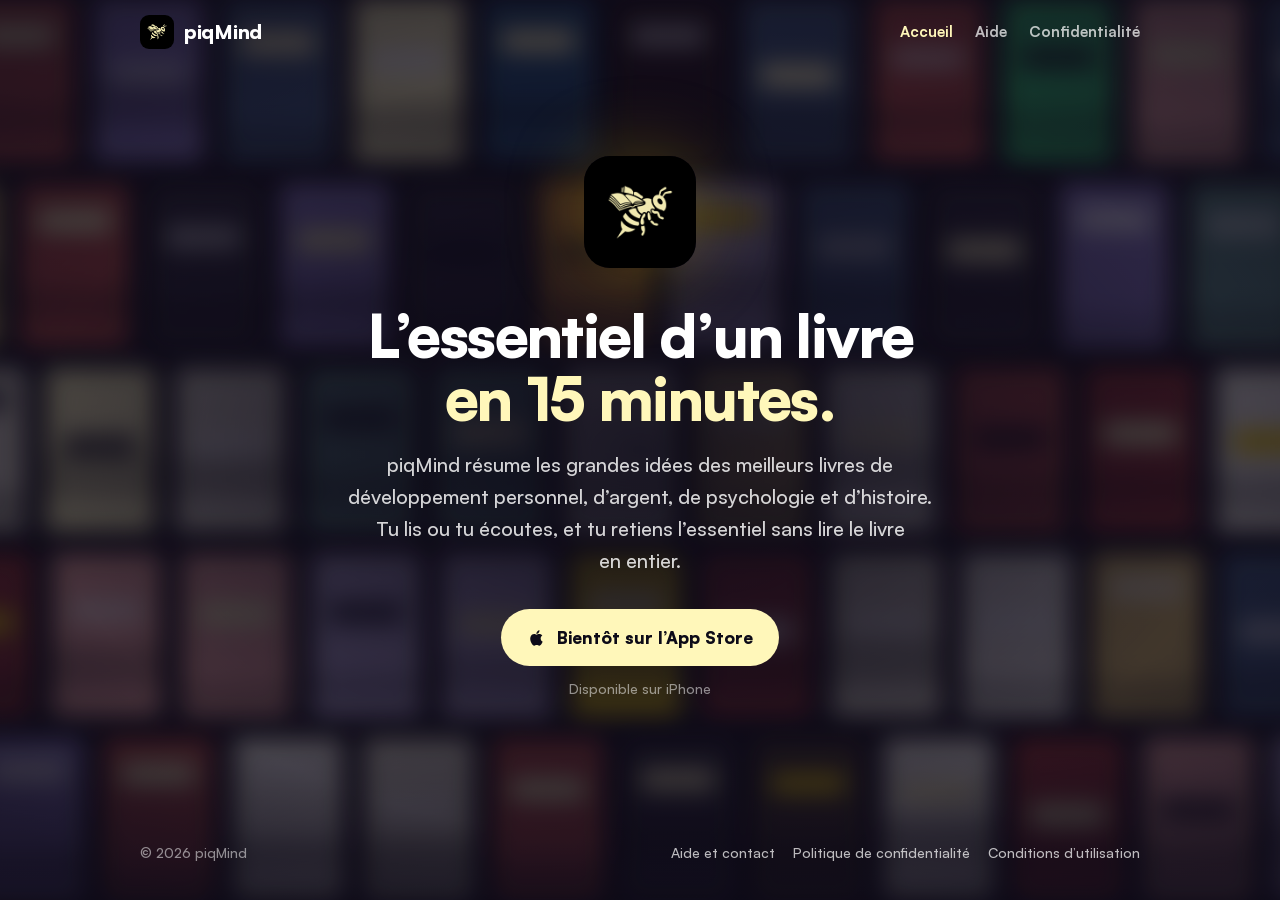
<file: index.html>
<!doctype html>
<html lang="fr">
<head>
<meta charset="utf-8">
<meta name="viewport" content="width=device-width, initial-scale=1">
<title>piqMind — L’essentiel d’un livre en 15 minutes</title>
<meta name="description" content="piqMind, l’app iPhone pour lire et écouter les idées clés des meilleurs livres en 15 minutes.">
<meta name="theme-color" content="#0E0B18">
<link rel="icon" type="image/png" href="assets/favicon.png">
<link rel="apple-touch-icon" href="assets/apple-touch-icon.png">
<link rel="stylesheet" href="assets/style.css">
<link rel="stylesheet" href="assets/books.css">
</head>
<body class="landing">
<div class="books" aria-hidden="true"></div>
<header class="site-header">
  <div class="wrap">
    <a class="brand" href="index.html"><img src="assets/logo.png" alt="" width="34" height="34">piqMind</a>
    <nav class="nav" aria-label="Menu">
      <a href="index.html" aria-current="page">Accueil</a>
      <a href="support.html">Aide</a>
      <a class="hide-sm" href="confidentialite.html">Confidentialité</a>
    </nav>
  </div>
</header>
<main class="wrap">
  <section class="hero">
    <img class="logo" src="assets/logo.png" alt="Logo piqMind" width="112" height="112">
    <h1>L’essentiel d’un livre<br><em>en 15 minutes.</em></h1>
    <p class="lead">piqMind résume les grandes idées des meilleurs livres de développement personnel, d’argent, de psychologie et d’histoire. Tu lis ou tu écoutes, et tu retiens l’essentiel sans lire le livre en entier.</p>
    <a class="btn" href="#" aria-disabled="true">
      <svg viewBox="0 0 24 24" fill="currentColor" aria-hidden="true"><path d="M16.37 12.6c-.02-2.33 1.9-3.45 1.99-3.5-1.08-1.59-2.77-1.8-3.37-1.83-1.43-.15-2.8.84-3.53.84-.73 0-1.85-.82-3.04-.8-1.56.02-3 .91-3.81 2.31-1.62 2.82-.41 7 1.17 9.29.77 1.12 1.69 2.38 2.9 2.33 1.16-.05 1.6-.75 3.01-.75 1.4 0 1.8.75 3.03.73 1.25-.02 2.04-1.14 2.81-2.27.88-1.3 1.25-2.56 1.27-2.62-.03-.01-2.43-.93-2.43-3.73zM14.06 5.75c.64-.78 1.07-1.85.95-2.93-.92.04-2.04.61-2.7 1.39-.59.69-1.11 1.79-.97 2.85 1.03.08 2.07-.52 2.72-1.31z"/></svg>
      Bientôt sur l’App Store
    </a>
    <span class="soon">Disponible sur iPhone</span>
  </section>
</main>
<footer class="site-footer">
  <div class="wrap">
    <span>© 2026 piqMind</span>
    <nav aria-label="Liens légaux">
      <a href="support.html">Aide et contact</a>
      <a href="confidentialite.html">Politique de confidentialité</a>
      <a href="conditions.html">Conditions d’utilisation</a>
    </nav>
  </div>
</footer>
<script src="assets/books.js" defer></script>
</body>
</html>
</file>
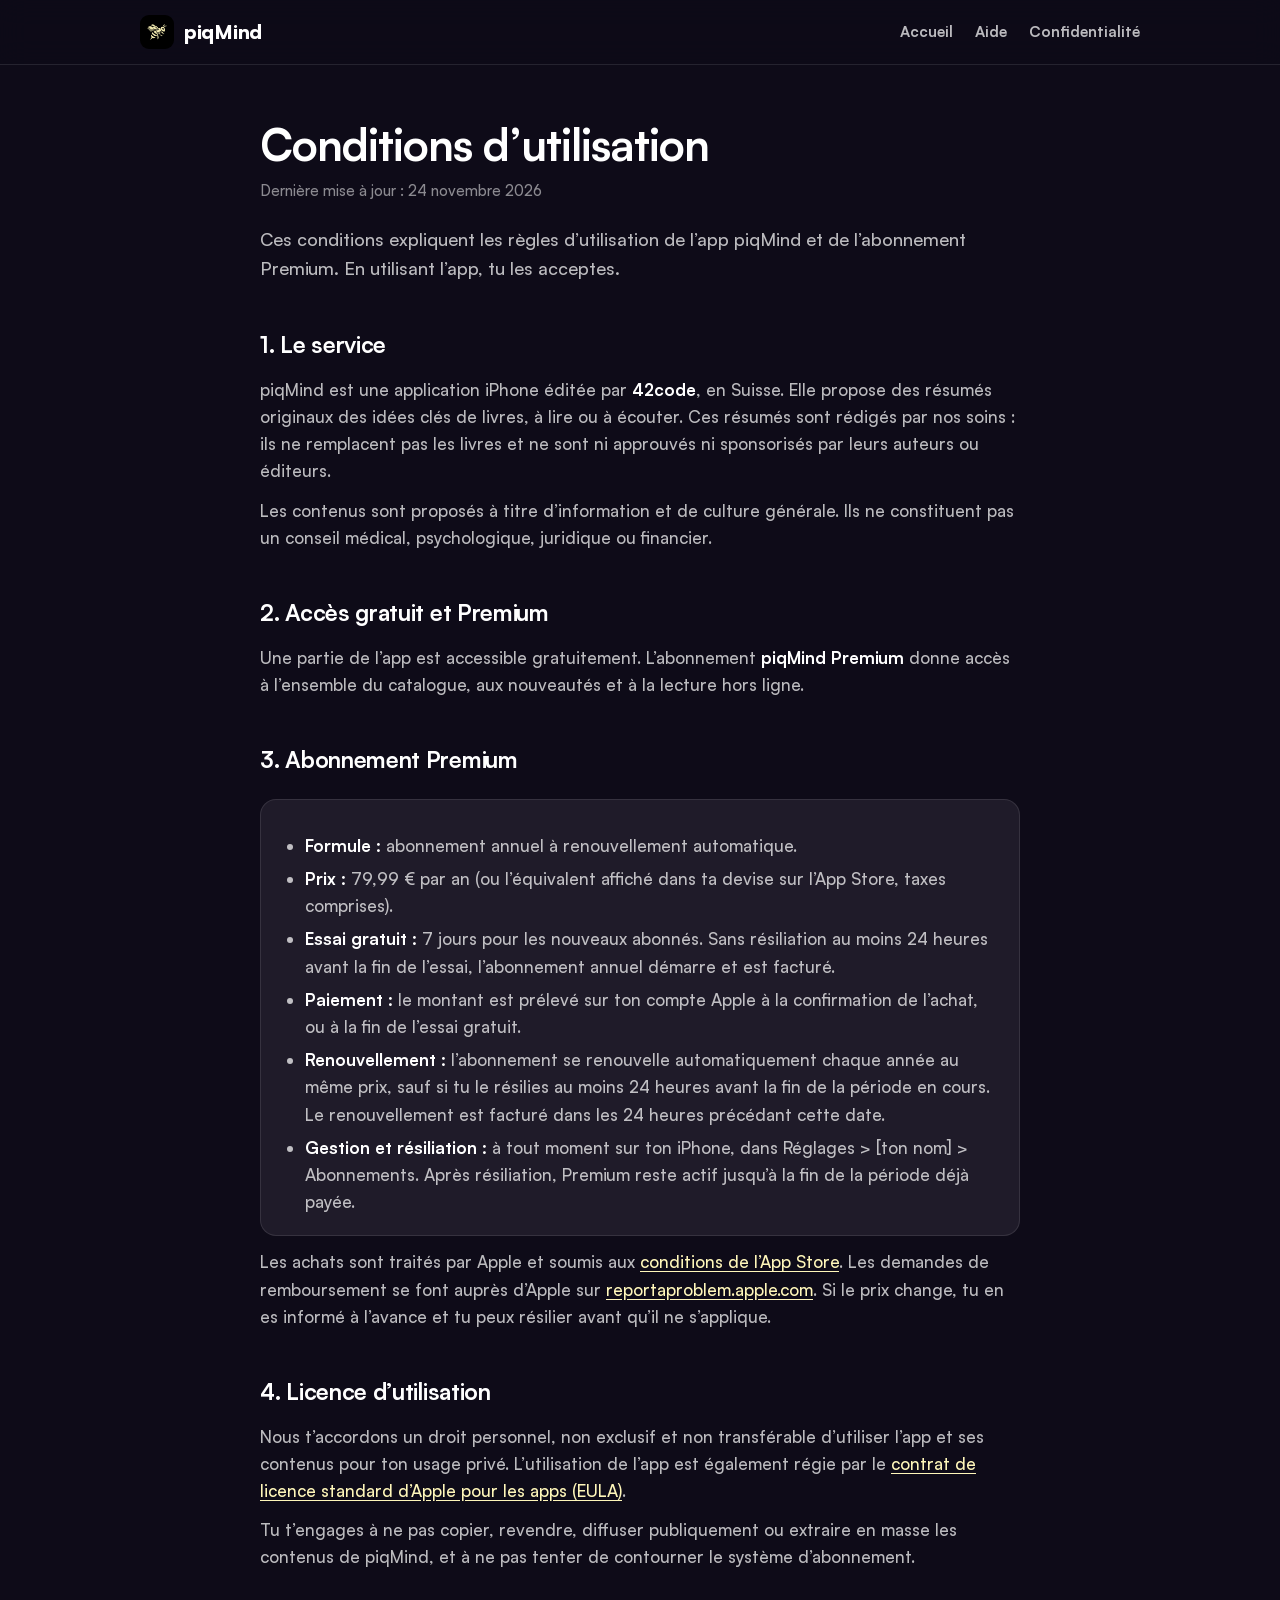
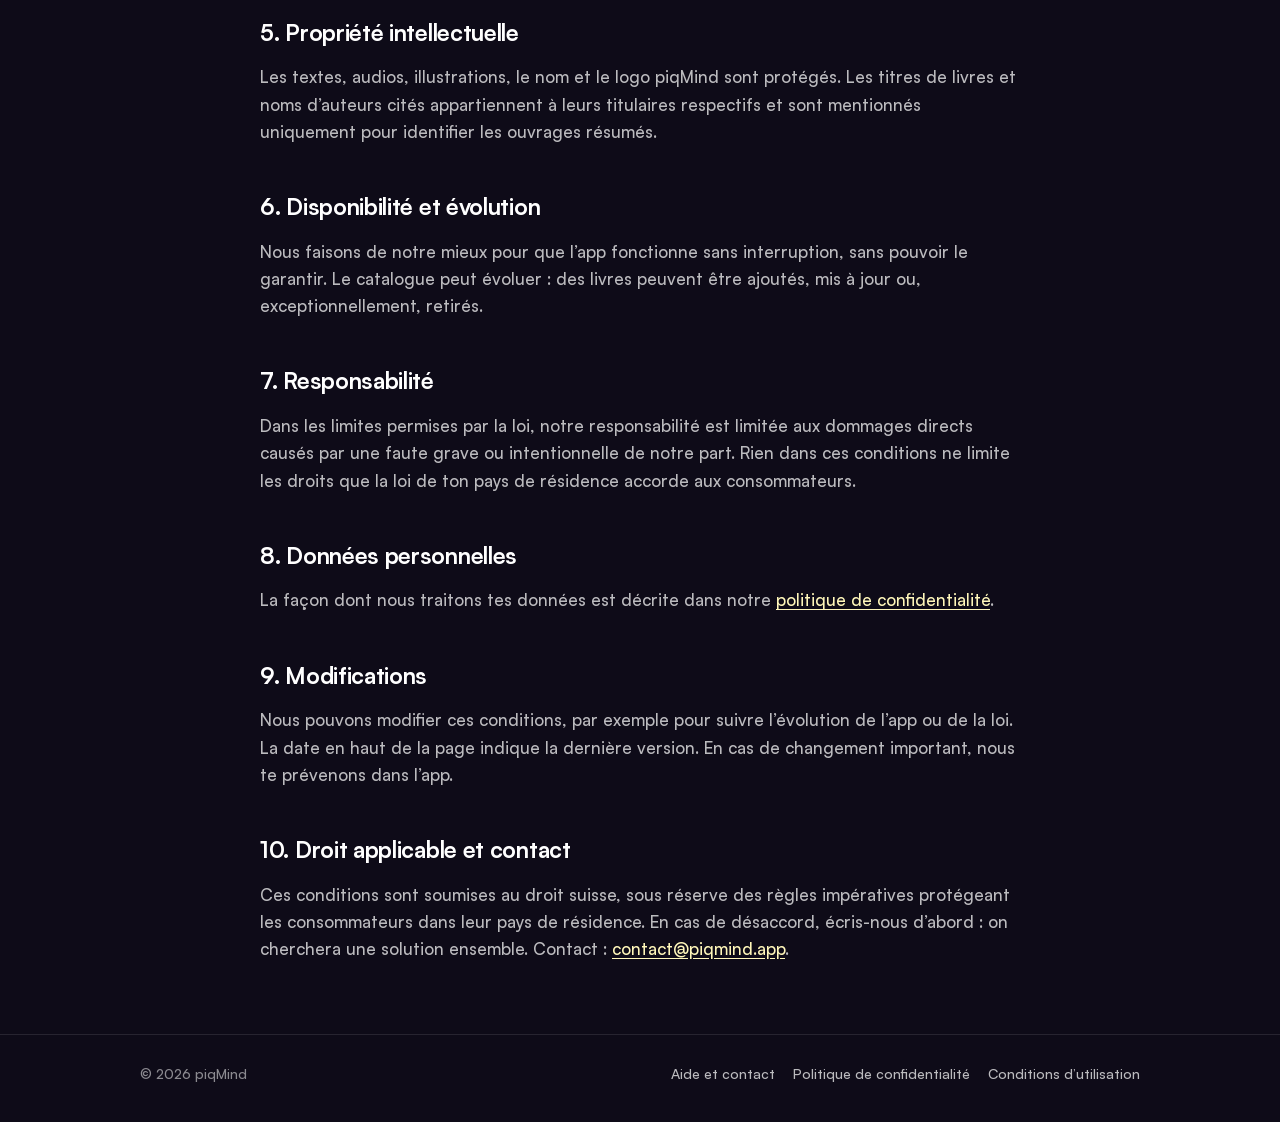
<file: conditions.html>
<!doctype html>
<html lang="fr">
<head>
<meta charset="utf-8">
<meta name="viewport" content="width=device-width, initial-scale=1">
<title>Conditions d’utilisation — piqMind</title>
<meta name="description" content="Conditions d’utilisation de l’app piqMind et de l’abonnement Premium.">
<meta name="theme-color" content="#0E0B18">
<link rel="icon" type="image/png" href="assets/favicon.png">
<link rel="apple-touch-icon" href="assets/apple-touch-icon.png">
<link rel="stylesheet" href="assets/style.css">
</head>
<body>
<header class="site-header">
  <div class="wrap">
    <a class="brand" href="index.html"><img src="assets/logo.png" alt="" width="34" height="34">piqMind</a>
    <nav class="nav" aria-label="Menu">
      <a href="index.html">Accueil</a>
      <a href="support.html">Aide</a>
      <a class="hide-sm" href="confidentialite.html">Confidentialité</a>
    </nav>
  </div>
</header>
<main class="wrap doc">
  <h1>Conditions d’utilisation</h1>
  <p class="updated">Dernière mise à jour : 24 novembre 2026</p>
  <p class="intro">Ces conditions expliquent les règles d’utilisation de l’app piqMind et de l’abonnement Premium. En utilisant l’app, tu les acceptes.</p>

  <h2>1. Le service</h2>
  <p>piqMind est une application iPhone éditée par <strong>42code</strong>, en Suisse. Elle propose des résumés originaux des idées clés de livres, à lire ou à écouter. Ces résumés sont rédigés par nos soins : ils ne remplacent pas les livres et ne sont ni approuvés ni sponsorisés par leurs auteurs ou éditeurs.</p>
  <p>Les contenus sont proposés à titre d’information et de culture générale. Ils ne constituent pas un conseil médical, psychologique, juridique ou financier.</p>

  <h2>2. Accès gratuit et Premium</h2>
  <p>Une partie de l’app est accessible gratuitement. L’abonnement <strong>piqMind Premium</strong> donne accès à l’ensemble du catalogue, aux nouveautés et à la lecture hors ligne.</p>

  <h2>3. Abonnement Premium</h2>
  <div class="box">
    <ul>
      <li><strong>Formule :</strong> abonnement annuel à renouvellement automatique.</li>
      <li><strong>Prix :</strong> 79,99 € par an (ou l’équivalent affiché dans ta devise sur l’App Store, taxes comprises).</li>
      <li><strong>Essai gratuit :</strong> 7 jours pour les nouveaux abonnés. Sans résiliation au moins 24 heures avant la fin de l’essai, l’abonnement annuel démarre et est facturé.</li>
      <li><strong>Paiement :</strong> le montant est prélevé sur ton compte Apple à la confirmation de l’achat, ou à la fin de l’essai gratuit.</li>
      <li><strong>Renouvellement :</strong> l’abonnement se renouvelle automatiquement chaque année au même prix, sauf si tu le résilies au moins 24 heures avant la fin de la période en cours. Le renouvellement est facturé dans les 24 heures précédant cette date.</li>
      <li><strong>Gestion et résiliation :</strong> à tout moment sur ton iPhone, dans Réglages &gt; [ton nom] &gt; Abonnements. Après résiliation, Premium reste actif jusqu’à la fin de la période déjà payée.</li>
    </ul>
  </div>
  <p>Les achats sont traités par Apple et soumis aux <a href="https://www.apple.com/legal/internet-services/itunes/" rel="noopener">conditions de l’App Store</a>. Les demandes de remboursement se font auprès d’Apple sur <a href="https://reportaproblem.apple.com" rel="noopener">reportaproblem.apple.com</a>. Si le prix change, tu en es informé à l’avance et tu peux résilier avant qu’il ne s’applique.</p>

  <h2>4. Licence d’utilisation</h2>
  <p>Nous t’accordons un droit personnel, non exclusif et non transférable d’utiliser l’app et ses contenus pour ton usage privé. L’utilisation de l’app est également régie par le <a href="https://www.apple.com/legal/internet-services/itunes/dev/stdeula/" rel="noopener">contrat de licence standard d’Apple pour les apps (EULA)</a>.</p>
  <p>Tu t’engages à ne pas copier, revendre, diffuser publiquement ou extraire en masse les contenus de piqMind, et à ne pas tenter de contourner le système d’abonnement.</p>

  <h2>5. Propriété intellectuelle</h2>
  <p>Les textes, audios, illustrations, le nom et le logo piqMind sont protégés. Les titres de livres et noms d’auteurs cités appartiennent à leurs titulaires respectifs et sont mentionnés uniquement pour identifier les ouvrages résumés.</p>

  <h2>6. Disponibilité et évolution</h2>
  <p>Nous faisons de notre mieux pour que l’app fonctionne sans interruption, sans pouvoir le garantir. Le catalogue peut évoluer : des livres peuvent être ajoutés, mis à jour ou, exceptionnellement, retirés.</p>

  <h2>7. Responsabilité</h2>
  <p>Dans les limites permises par la loi, notre responsabilité est limitée aux dommages directs causés par une faute grave ou intentionnelle de notre part. Rien dans ces conditions ne limite les droits que la loi de ton pays de résidence accorde aux consommateurs.</p>

  <h2>8. Données personnelles</h2>
  <p>La façon dont nous traitons tes données est décrite dans notre <a href="confidentialite.html">politique de confidentialité</a>.</p>

  <h2>9. Modifications</h2>
  <p>Nous pouvons modifier ces conditions, par exemple pour suivre l’évolution de l’app ou de la loi. La date en haut de la page indique la dernière version. En cas de changement important, nous te prévenons dans l’app.</p>

  <h2>10. Droit applicable et contact</h2>
  <p>Ces conditions sont soumises au droit suisse, sous réserve des règles impératives protégeant les consommateurs dans leur pays de résidence. En cas de désaccord, écris-nous d’abord : on cherchera une solution ensemble. Contact : <a href="mailto:contact@piqmind.app">contact@piqmind.app</a>.</p>
</main>
<footer class="site-footer">
  <div class="wrap">
    <span>© 2026 piqMind</span>
    <nav aria-label="Liens légaux">
      <a href="support.html">Aide et contact</a>
      <a href="confidentialite.html">Politique de confidentialité</a>
      <a href="conditions.html">Conditions d’utilisation</a>
    </nav>
  </div>
</footer>
</body>
</html>
</file>
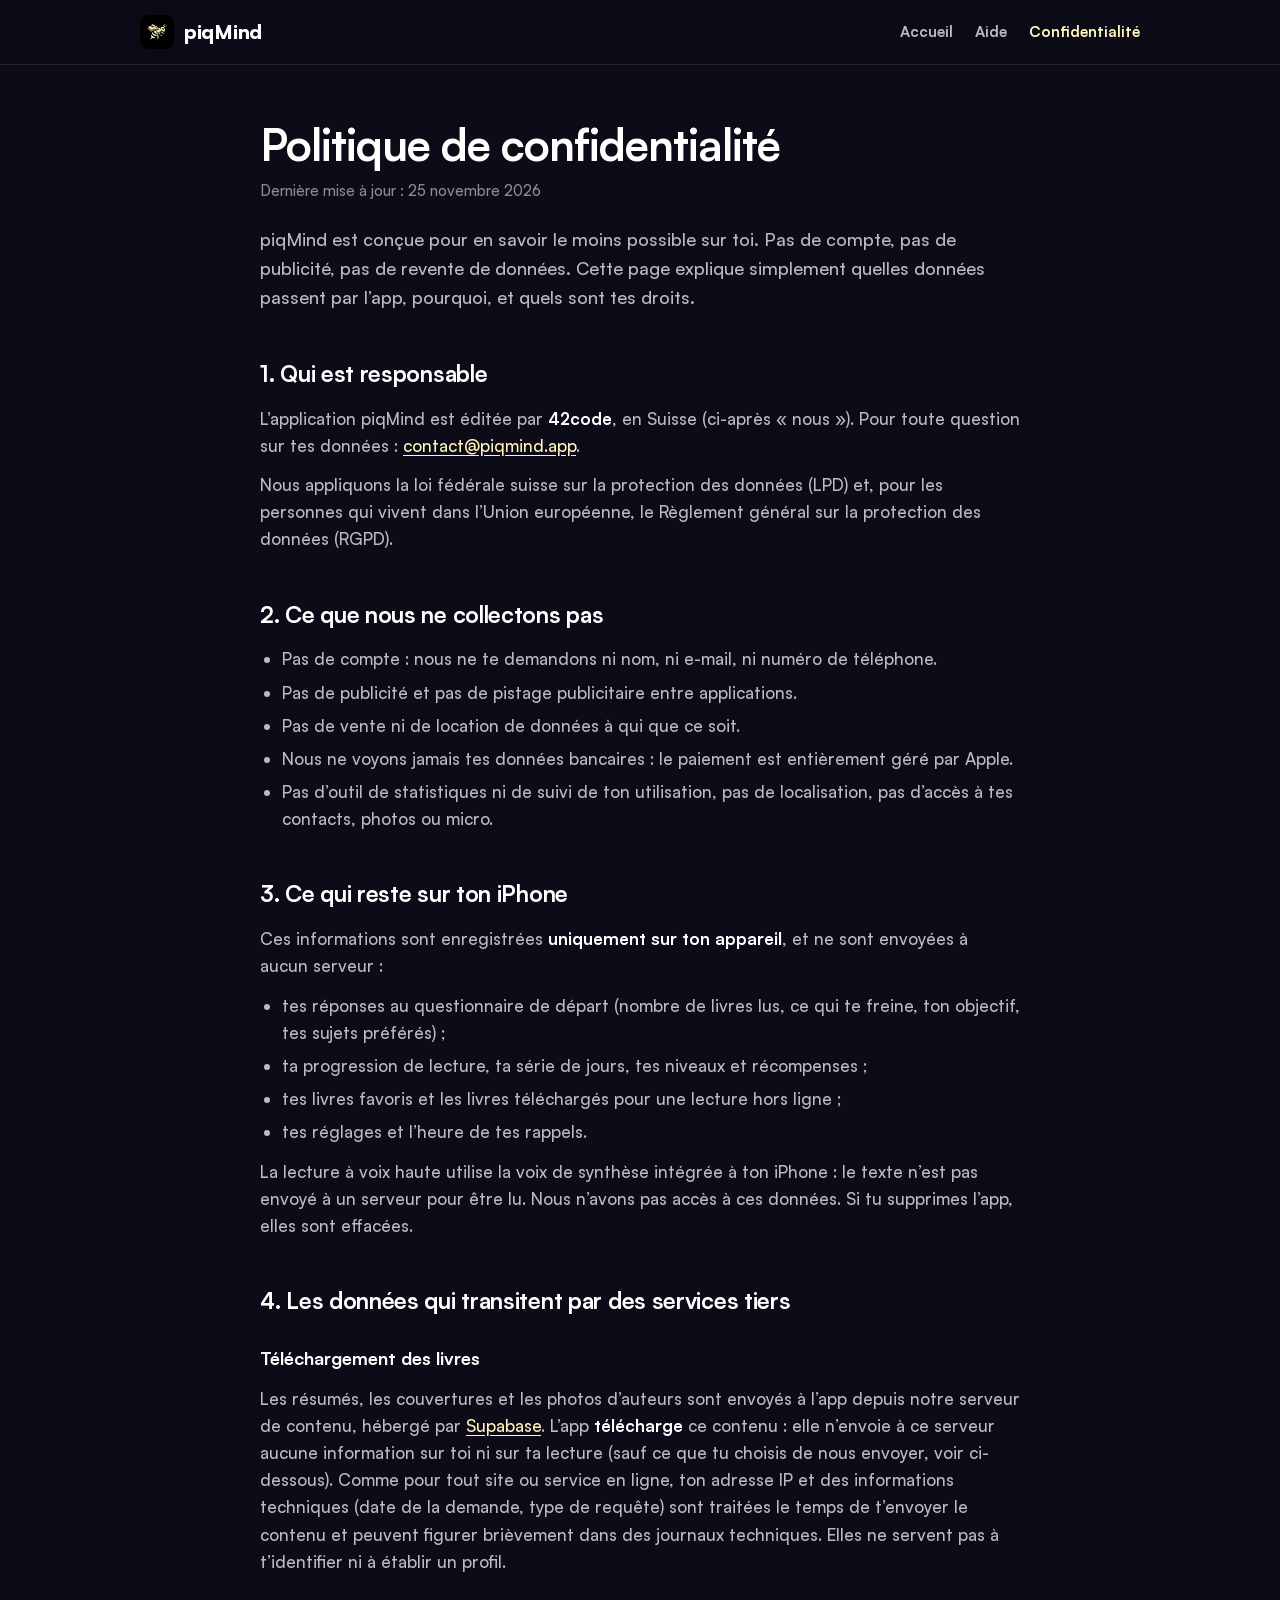
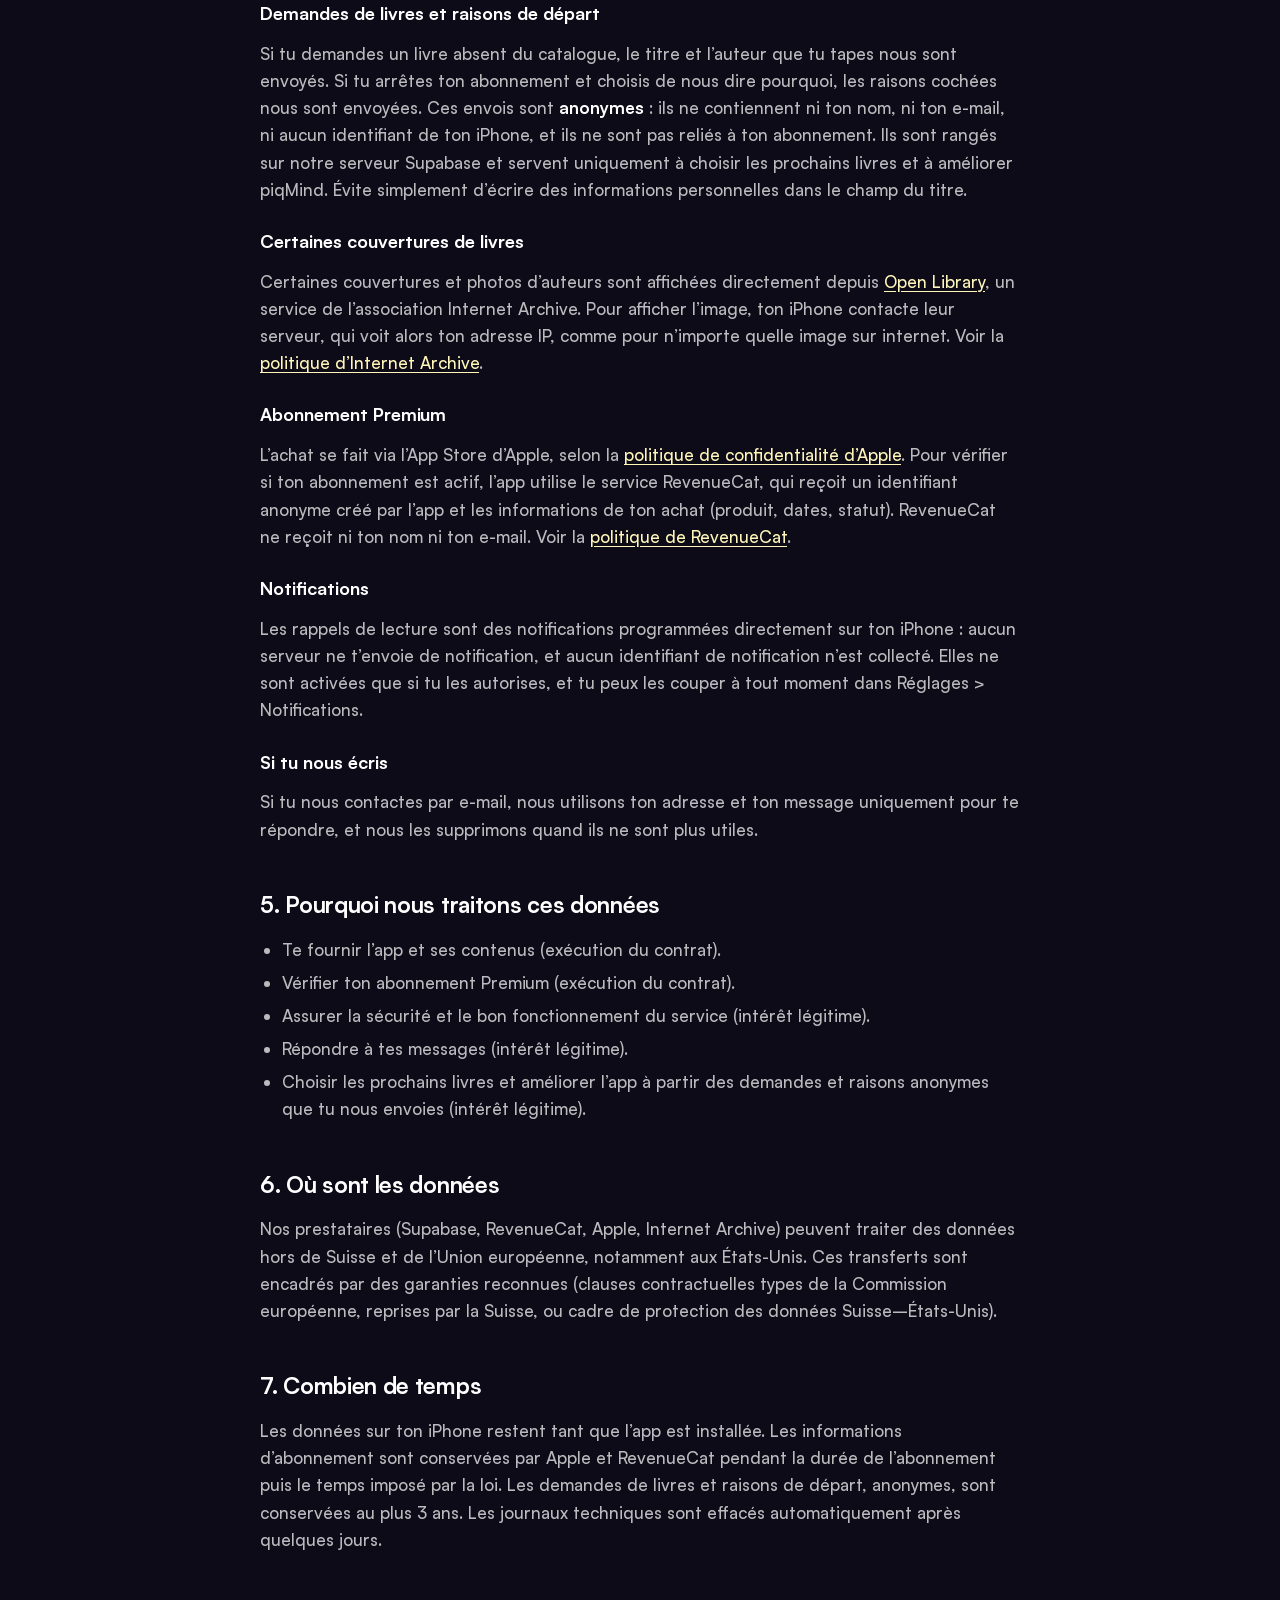
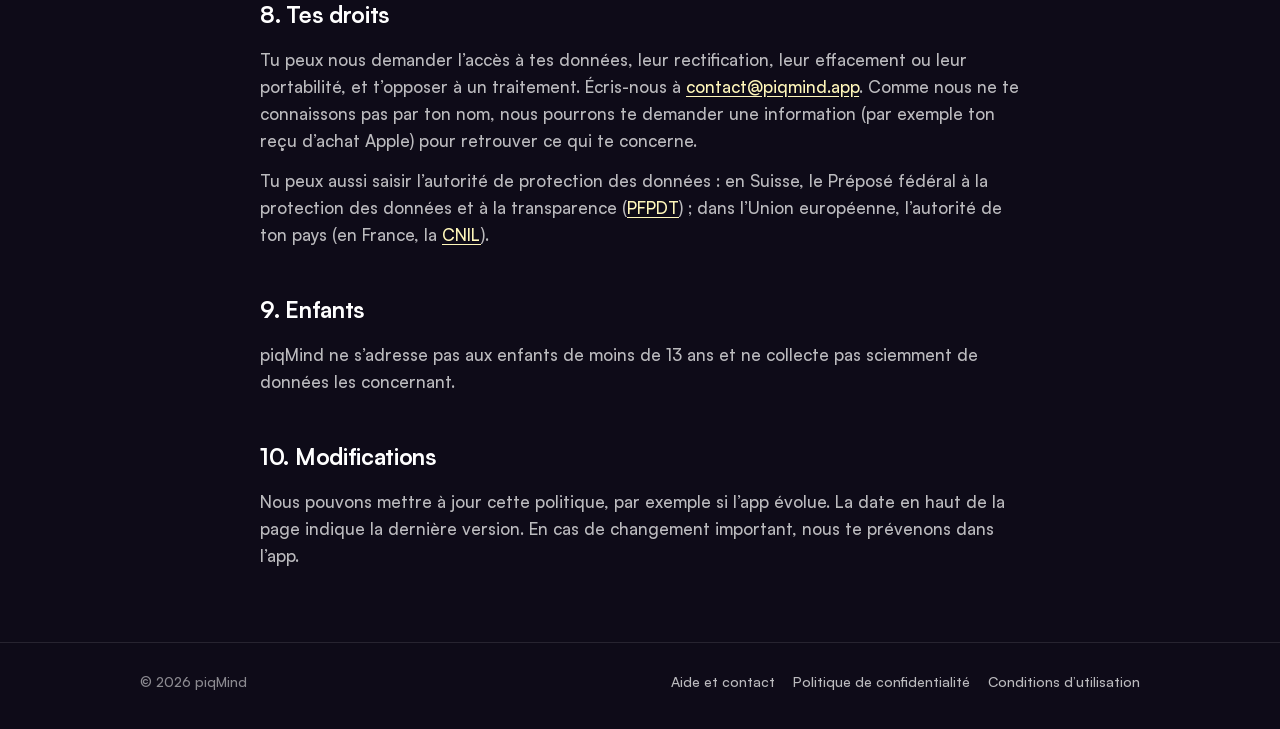
<file: confidentialite.html>
<!doctype html>
<html lang="fr">
<head>
<meta charset="utf-8">
<meta name="viewport" content="width=device-width, initial-scale=1">
<title>Politique de confidentialité — piqMind</title>
<meta name="description" content="Comment l’app piqMind traite tes données.">
<meta name="theme-color" content="#0E0B18">
<link rel="icon" type="image/png" href="assets/favicon.png">
<link rel="apple-touch-icon" href="assets/apple-touch-icon.png">
<link rel="stylesheet" href="assets/style.css">
</head>
<body>
<header class="site-header">
  <div class="wrap">
    <a class="brand" href="index.html"><img src="assets/logo.png" alt="" width="34" height="34">piqMind</a>
    <nav class="nav" aria-label="Menu">
      <a href="index.html">Accueil</a>
      <a href="support.html">Aide</a>
      <a class="hide-sm" href="confidentialite.html" aria-current="page">Confidentialité</a>
    </nav>
  </div>
</header>
<main class="wrap doc">
  <h1>Politique de confidentialité</h1>
  <p class="updated">Dernière mise à jour : 25 novembre 2026</p>
  <p class="intro">piqMind est conçue pour en savoir le moins possible sur toi. Pas de compte, pas de publicité, pas de revente de données. Cette page explique simplement quelles données passent par l’app, pourquoi, et quels sont tes droits.</p>

  <h2>1. Qui est responsable</h2>
  <p>L’application piqMind est éditée par <strong>42code</strong>, en Suisse (ci-après « nous »). Pour toute question sur tes données : <a href="mailto:contact@piqmind.app">contact@piqmind.app</a>.</p>
  <p>Nous appliquons la loi fédérale suisse sur la protection des données (LPD) et, pour les personnes qui vivent dans l’Union européenne, le Règlement général sur la protection des données (RGPD).</p>

  <h2>2. Ce que nous ne collectons pas</h2>
  <ul>
    <li>Pas de compte : nous ne te demandons ni nom, ni e-mail, ni numéro de téléphone.</li>
    <li>Pas de publicité et pas de pistage publicitaire entre applications.</li>
    <li>Pas de vente ni de location de données à qui que ce soit.</li>
    <li>Nous ne voyons jamais tes données bancaires : le paiement est entièrement géré par Apple.</li>
    <li>Pas d’outil de statistiques ni de suivi de ton utilisation, pas de localisation, pas d’accès à tes contacts, photos ou micro.</li>
  </ul>

  <h2>3. Ce qui reste sur ton iPhone</h2>
  <p>Ces informations sont enregistrées <strong>uniquement sur ton appareil</strong>, et ne sont envoyées à aucun serveur :</p>
  <ul>
    <li>tes réponses au questionnaire de départ (nombre de livres lus, ce qui te freine, ton objectif, tes sujets préférés) ;</li>
    <li>ta progression de lecture, ta série de jours, tes niveaux et récompenses ;</li>
    <li>tes livres favoris et les livres téléchargés pour une lecture hors ligne ;</li>
    <li>tes réglages et l’heure de tes rappels.</li>
  </ul>
  <p>La lecture à voix haute utilise la voix de synthèse intégrée à ton iPhone : le texte n’est pas envoyé à un serveur pour être lu. Nous n’avons pas accès à ces données. Si tu supprimes l’app, elles sont effacées.</p>

  <h2>4. Les données qui transitent par des services tiers</h2>
  <h3>Téléchargement des livres</h3>
  <p>Les résumés, les couvertures et les photos d’auteurs sont envoyés à l’app depuis notre serveur de contenu, hébergé par <a href="https://supabase.com/privacy" rel="noopener">Supabase</a>. L’app <strong>télécharge</strong> ce contenu : elle n’envoie à ce serveur aucune information sur toi ni sur ta lecture (sauf ce que tu choisis de nous envoyer, voir ci-dessous). Comme pour tout site ou service en ligne, ton adresse IP et des informations techniques (date de la demande, type de requête) sont traitées le temps de t’envoyer le contenu et peuvent figurer brièvement dans des journaux techniques. Elles ne servent pas à t’identifier ni à établir un profil.</p>
  <h3>Demandes de livres et raisons de départ</h3>
  <p>Si tu demandes un livre absent du catalogue, le titre et l’auteur que tu tapes nous sont envoyés. Si tu arrêtes ton abonnement et choisis de nous dire pourquoi, les raisons cochées nous sont envoyées. Ces envois sont <strong>anonymes</strong> : ils ne contiennent ni ton nom, ni ton e-mail, ni aucun identifiant de ton iPhone, et ils ne sont pas reliés à ton abonnement. Ils sont rangés sur notre serveur Supabase et servent uniquement à choisir les prochains livres et à améliorer piqMind. Évite simplement d’écrire des informations personnelles dans le champ du titre.</p>
  <h3>Certaines couvertures de livres</h3>
  <p>Certaines couvertures et photos d’auteurs sont affichées directement depuis <a href="https://openlibrary.org" rel="noopener">Open Library</a>, un service de l’association Internet Archive. Pour afficher l’image, ton iPhone contacte leur serveur, qui voit alors ton adresse IP, comme pour n’importe quelle image sur internet. Voir la <a href="https://archive.org/about/terms" rel="noopener">politique d’Internet Archive</a>.</p>
  <h3>Abonnement Premium</h3>
  <p>L’achat se fait via l’App Store d’Apple, selon la <a href="https://www.apple.com/fr/legal/privacy/" rel="noopener">politique de confidentialité d’Apple</a>. Pour vérifier si ton abonnement est actif, l’app utilise le service RevenueCat, qui reçoit un identifiant anonyme créé par l’app et les informations de ton achat (produit, dates, statut). RevenueCat ne reçoit ni ton nom ni ton e-mail. Voir la <a href="https://www.revenuecat.com/privacy" rel="noopener">politique de RevenueCat</a>.</p>
  <h3>Notifications</h3>
  <p>Les rappels de lecture sont des notifications programmées directement sur ton iPhone : aucun serveur ne t’envoie de notification, et aucun identifiant de notification n’est collecté. Elles ne sont activées que si tu les autorises, et tu peux les couper à tout moment dans Réglages &gt; Notifications.</p>
  <h3>Si tu nous écris</h3>
  <p>Si tu nous contactes par e-mail, nous utilisons ton adresse et ton message uniquement pour te répondre, et nous les supprimons quand ils ne sont plus utiles.</p>

  <h2>5. Pourquoi nous traitons ces données</h2>
  <ul>
    <li>Te fournir l’app et ses contenus (exécution du contrat).</li>
    <li>Vérifier ton abonnement Premium (exécution du contrat).</li>
    <li>Assurer la sécurité et le bon fonctionnement du service (intérêt légitime).</li>
    <li>Répondre à tes messages (intérêt légitime).</li>
    <li>Choisir les prochains livres et améliorer l’app à partir des demandes et raisons anonymes que tu nous envoies (intérêt légitime).</li>
  </ul>

  <h2>6. Où sont les données</h2>
  <p>Nos prestataires (Supabase, RevenueCat, Apple, Internet Archive) peuvent traiter des données hors de Suisse et de l’Union européenne, notamment aux États-Unis. Ces transferts sont encadrés par des garanties reconnues (clauses contractuelles types de la Commission européenne, reprises par la Suisse, ou cadre de protection des données Suisse–États-Unis).</p>

  <h2>7. Combien de temps</h2>
  <p>Les données sur ton iPhone restent tant que l’app est installée. Les informations d’abonnement sont conservées par Apple et RevenueCat pendant la durée de l’abonnement puis le temps imposé par la loi. Les demandes de livres et raisons de départ, anonymes, sont conservées au plus 3 ans. Les journaux techniques sont effacés automatiquement après quelques jours.</p>

  <h2>8. Tes droits</h2>
  <p>Tu peux nous demander l’accès à tes données, leur rectification, leur effacement ou leur portabilité, et t’opposer à un traitement. Écris-nous à <a href="mailto:contact@piqmind.app">contact@piqmind.app</a>. Comme nous ne te connaissons pas par ton nom, nous pourrons te demander une information (par exemple ton reçu d’achat Apple) pour retrouver ce qui te concerne.</p>
  <p>Tu peux aussi saisir l’autorité de protection des données : en Suisse, le Préposé fédéral à la protection des données et à la transparence (<a href="https://www.edoeb.admin.ch" rel="noopener">PFPDT</a>) ; dans l’Union européenne, l’autorité de ton pays (en France, la <a href="https://www.cnil.fr" rel="noopener">CNIL</a>).</p>

  <h2>9. Enfants</h2>
  <p>piqMind ne s’adresse pas aux enfants de moins de 13 ans et ne collecte pas sciemment de données les concernant.</p>

  <h2>10. Modifications</h2>
  <p>Nous pouvons mettre à jour cette politique, par exemple si l’app évolue. La date en haut de la page indique la dernière version. En cas de changement important, nous te prévenons dans l’app.</p>
</main>
<footer class="site-footer">
  <div class="wrap">
    <span>© 2026 piqMind</span>
    <nav aria-label="Liens légaux">
      <a href="support.html">Aide et contact</a>
      <a href="confidentialite.html">Politique de confidentialité</a>
      <a href="conditions.html">Conditions d’utilisation</a>
    </nav>
  </div>
</footer>
</body>
</html>
</file>
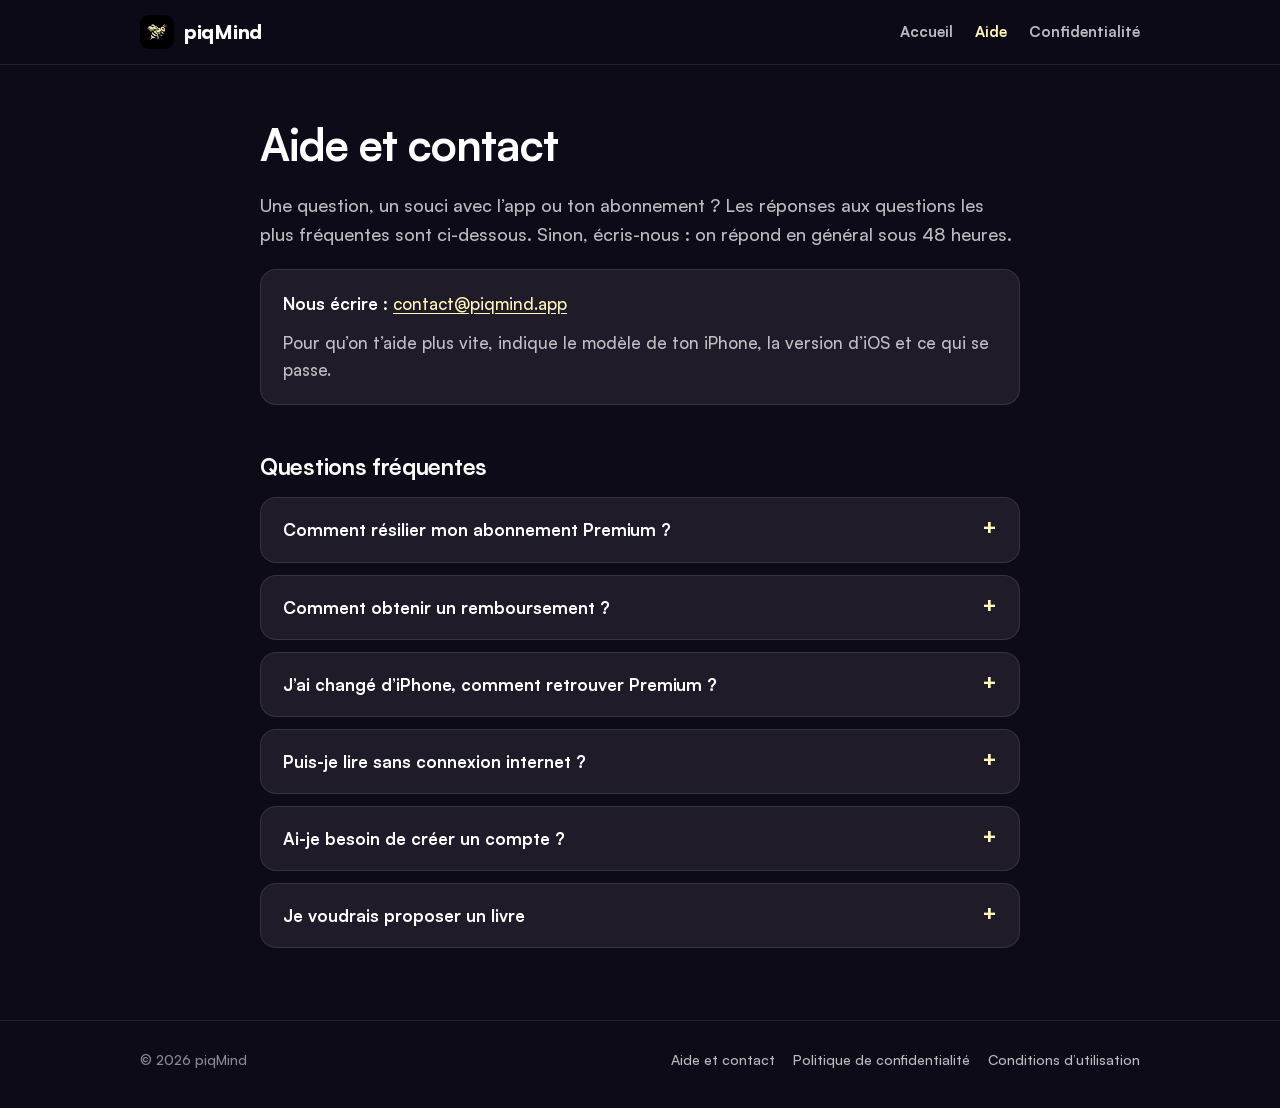
<file: support.html>
<!doctype html>
<html lang="fr">
<head>
<meta charset="utf-8">
<meta name="viewport" content="width=device-width, initial-scale=1">
<title>Aide et contact — piqMind</title>
<meta name="description" content="Questions fréquentes sur piqMind et comment nous contacter.">
<meta name="theme-color" content="#0E0B18">
<link rel="icon" type="image/png" href="assets/favicon.png">
<link rel="apple-touch-icon" href="assets/apple-touch-icon.png">
<link rel="stylesheet" href="assets/style.css">
</head>
<body>
<header class="site-header">
  <div class="wrap">
    <a class="brand" href="index.html"><img src="assets/logo.png" alt="" width="34" height="34">piqMind</a>
    <nav class="nav" aria-label="Menu">
      <a href="index.html">Accueil</a>
      <a href="support.html" aria-current="page">Aide</a>
      <a class="hide-sm" href="confidentialite.html">Confidentialité</a>
    </nav>
  </div>
</header>
<main class="wrap doc">
  <h1>Aide et contact</h1>
  <p class="intro">Une question, un souci avec l’app ou ton abonnement ? Les réponses aux questions les plus fréquentes sont ci-dessous. Sinon, écris-nous : on répond en général sous 48 heures.</p>

  <div class="box">
    <p><strong>Nous écrire :</strong> <a href="mailto:contact@piqmind.app">contact@piqmind.app</a></p>
    <p>Pour qu’on t’aide plus vite, indique le modèle de ton iPhone, la version d’iOS et ce qui se passe.</p>
  </div>

  <h2>Questions fréquentes</h2>

  <details>
    <summary>Comment résilier mon abonnement Premium ?</summary>
    <p>L’abonnement est géré par Apple. Sur ton iPhone :</p>
    <ol>
      <li>Ouvre <strong>Réglages</strong>.</li>
      <li>Touche ton nom en haut, puis <strong>Abonnements</strong>.</li>
      <li>Choisis <strong>piqMind</strong>, puis <strong>Annuler l’abonnement</strong>.</li>
    </ol>
    <p>Pour ne pas être prélevé, annule au moins 24 heures avant la fin de l’essai gratuit ou de la période en cours. Tu gardes Premium jusqu’à la fin de la période déjà payée.</p>
  </details>

  <details>
    <summary>Comment obtenir un remboursement ?</summary>
    <p>Les paiements passent par Apple : nous ne pouvons pas rembourser nous-mêmes. Fais ta demande sur <a href="https://reportaproblem.apple.com" rel="noopener">reportaproblem.apple.com</a> avec ton identifiant Apple.</p>
  </details>

  <details>
    <summary>J’ai changé d’iPhone, comment retrouver Premium ?</summary>
    <p>Ton abonnement est lié à ton identifiant Apple : utilise le même sur ton nouvel iPhone, puis ouvre piqMind. Si Premium n’apparaît pas, écris-nous et on règle ça avec toi.</p>
  </details>

  <details>
    <summary>Puis-je lire sans connexion internet ?</summary>
    <p>Oui. Télécharge un livre depuis sa fiche : il reste disponible sans réseau, à lire ou à écouter.</p>
  </details>

  <details>
    <summary>Ai-je besoin de créer un compte ?</summary>
    <p>Non. piqMind fonctionne sans compte : ta progression est enregistrée sur ton iPhone.</p>
  </details>

  <details>
    <summary>Je voudrais proposer un livre</summary>
    <p>Avec plaisir ! Écris-nous le titre et l’auteur à l’adresse ci-dessus.</p>
  </details>
</main>
<footer class="site-footer">
  <div class="wrap">
    <span>© 2026 piqMind</span>
    <nav aria-label="Liens légaux">
      <a href="support.html">Aide et contact</a>
      <a href="confidentialite.html">Politique de confidentialité</a>
      <a href="conditions.html">Conditions d’utilisation</a>
    </nav>
  </div>
</footer>
</body>
</html>
</file>
<file: assets/style.css>
/* piqMind — site vitrine. Couleurs et police (Satoshi) reprises de l'app. */
@font-face { font-family: "Satoshi"; src: url("fonts/Satoshi-Medium.ttf") format("truetype"); font-weight: 400 500; font-display: swap; }
@font-face { font-family: "Satoshi"; src: url("fonts/Satoshi-Bold.ttf") format("truetype"); font-weight: 600 700; font-display: swap; }
@font-face { font-family: "Satoshi"; src: url("fonts/Satoshi-Black.ttf") format("truetype"); font-weight: 800 900; font-display: swap; }

:root {
  --bg: #0E0B18;
  --card: #1F1B29;
  --raised: #2A2533;
  --line: rgba(255, 255, 255, 0.10);
  --text: #FFFFFF;
  --text-2: rgba(255, 255, 255, 0.72);
  --text-3: rgba(255, 255, 255, 0.52);
  --accent: #FFF7BA;
  --accent-ink: #0D0B18;
  --yellow: #FAD302;
  --lavender: #8B7BC8;
  --radius: 20px;
  --max: 1040px;
}

*, *::before, *::after { box-sizing: border-box; margin: 0; padding: 0; }

html { -webkit-text-size-adjust: 100%; scroll-behavior: smooth; }

body {
  background: var(--bg);
  color: var(--text);
  font-family: "Satoshi", -apple-system, BlinkMacSystemFont, "SF Pro Text", "Segoe UI", Roboto, Helvetica, Arial, sans-serif;
  font-size: 17px;
  line-height: 1.6;
  -webkit-font-smoothing: antialiased;
  min-height: 100vh;
  display: flex;
  flex-direction: column;
}

a { color: var(--accent); text-underline-offset: 3px; }
a:hover { color: var(--yellow); }

.wrap { width: 100%; max-width: var(--max); margin: 0 auto; padding: 0 20px; }

/* En-tête */
.site-header { position: sticky; top: 0; z-index: 10; background: rgba(14, 11, 24, 0.85); backdrop-filter: blur(14px); -webkit-backdrop-filter: blur(14px); border-bottom: 1px solid var(--line); }
.site-header .wrap { display: flex; align-items: center; justify-content: space-between; gap: 16px; height: 64px; }
.brand { display: inline-flex; align-items: center; gap: 10px; color: var(--text); text-decoration: none; font-weight: 800; font-size: 20px; letter-spacing: -0.3px; }
.brand img { width: 34px; height: 34px; border-radius: 9px; }
.brand:hover { color: var(--accent); }
.nav { display: flex; gap: 22px; }
.nav a { color: var(--text-2); text-decoration: none; font-size: 15px; font-weight: 600; }
.nav a:hover, .nav a[aria-current="page"] { color: var(--accent); }

/* Accueil */
.hero { padding: 72px 0 56px; text-align: center; }
.hero .logo { width: 112px; height: 112px; border-radius: 26px; box-shadow: 0 0 80px rgba(250, 211, 2, 0.25); }
.hero h1 { margin-top: 28px; font-size: clamp(36px, 7vw, 60px); line-height: 1.05; letter-spacing: -1.6px; font-weight: 800; text-wrap: balance; }
.hero h1 em { font-style: normal; color: var(--accent); }
.hero p.lead { margin: 20px auto 0; max-width: 600px; color: var(--text-2); font-size: clamp(17px, 2.6vw, 20px); text-wrap: pretty; }

.btn { display: inline-flex; align-items: center; justify-content: center; gap: 10px; margin-top: 32px; padding: 15px 26px; border-radius: 999px; background: var(--accent); color: var(--accent-ink); font-weight: 800; font-size: 17px; text-decoration: none; }
.btn:hover { background: var(--yellow); color: var(--accent-ink); }
.btn svg { width: 20px; height: 20px; }
.soon { display: block; margin-top: 12px; color: var(--text-3); font-size: 14px; }

.features { display: grid; grid-template-columns: repeat(3, 1fr); gap: 16px; padding: 24px 0 40px; }
.card { background: var(--card); border: 1px solid var(--line); border-radius: var(--radius); padding: 26px; }
.card .icon { font-size: 28px; line-height: 1; }
.card h2, .card h3 { margin-top: 14px; font-size: 19px; letter-spacing: -0.2px; }
.card p { margin-top: 8px; color: var(--text-2); font-size: 16px; }

.premium { margin: 16px 0 72px; background: linear-gradient(135deg, #2A2533, #1F1B29); border: 1px solid rgba(255, 247, 186, 0.25); border-radius: 28px; padding: 36px; display: grid; grid-template-columns: 1.3fr 1fr; gap: 28px; align-items: center; }
.premium h2 { font-size: clamp(26px, 4vw, 34px); letter-spacing: -0.8px; line-height: 1.15; }
.premium p { margin-top: 12px; color: var(--text-2); }
.premium ul { list-style: none; display: grid; gap: 10px; }
.premium li { padding-left: 30px; position: relative; color: var(--text); }
.premium li::before { content: "✓"; position: absolute; left: 0; top: 0; color: var(--yellow); font-weight: 800; }
.price { display: inline-block; margin-top: 16px; padding: 6px 14px; border-radius: 999px; background: rgba(255, 247, 186, 0.12); color: var(--accent); font-weight: 700; font-size: 15px; }

/* Pages de texte (confidentialité, conditions, support) */
.doc { padding: 56px 0 72px; max-width: 760px; }
.doc h1 { font-size: clamp(32px, 6vw, 44px); letter-spacing: -1px; line-height: 1.1; }
.doc .updated { margin-top: 10px; color: var(--text-3); font-size: 15px; }
.doc .intro { margin-top: 22px; color: var(--text-2); font-size: 18px; }
.doc h2 { margin-top: 44px; font-size: 23px; letter-spacing: -0.3px; }
.doc h3 { margin-top: 24px; font-size: 18px; }
.doc p, .doc ul { margin-top: 12px; color: var(--text-2); }
.doc ul { padding-left: 22px; }
.doc li + li { margin-top: 6px; }
.doc strong { color: var(--text); }
.doc .box { margin-top: 20px; background: var(--card); border: 1px solid var(--line); border-radius: 16px; padding: 20px 22px; }
.doc .box p:first-child { margin-top: 0; }

details { background: var(--card); border: 1px solid var(--line); border-radius: 16px; padding: 18px 22px; margin-top: 12px; }
details summary { cursor: pointer; font-weight: 700; color: var(--text); list-style: none; display: flex; justify-content: space-between; gap: 16px; }
details summary::-webkit-details-marker { display: none; }
details summary::after { content: "+"; color: var(--accent); font-size: 22px; line-height: 1; }
details[open] summary::after { content: "–"; }
details p, details ol, details ul { margin-top: 12px; color: var(--text-2); }
details ol, details ul { padding-left: 22px; }

/* Pied de page */
.site-footer { margin-top: auto; border-top: 1px solid var(--line); padding: 28px 0 36px; color: var(--text-3); font-size: 14px; }
.site-footer .wrap { display: flex; flex-wrap: wrap; justify-content: space-between; gap: 14px; }
.site-footer nav { display: flex; flex-wrap: wrap; gap: 18px; }
.site-footer a { color: var(--text-2); text-decoration: none; }
.site-footer a:hover { color: var(--accent); }

@media (max-width: 760px) {
  body { font-size: 16px; }
  .nav { gap: 14px; }
  .nav a.hide-sm { display: none; }
  .hero { padding: 48px 0 40px; }
  .features { grid-template-columns: 1fr; }
  .premium { grid-template-columns: 1fr; padding: 26px; margin-bottom: 48px; }
  .doc { padding: 40px 0 56px; }
}
</file>
<file: assets/books.css>
/* Mur de livres flous qui glissent doucement en fond de la page d'accueil. */

.landing { position: relative; }
.landing .site-header, .landing main, .landing .site-footer { position: relative; z-index: 1; }
.landing .site-header { background: transparent !important; border-bottom: 0; box-shadow: none; backdrop-filter: none; -webkit-backdrop-filter: none; }
.landing .site-footer { border-top-color: transparent; background: transparent; }
.landing main { flex: 1; display: flex; align-items: center; justify-content: center; }
.landing .hero { padding: 40px 0 60px; }
.landing .hero .lead { color: rgba(255, 255, 255, 0.82); }

.books {
  position: fixed;
  inset: -6vh -6vw;            /* déborde un peu pour que le flou ne laisse pas de bord net */
  z-index: 0;
  overflow: hidden;
  pointer-events: none;
  display: flex;
  flex-direction: column;
  justify-content: center;
  gap: var(--gap);
  opacity: 0.38;
  --gap: 1.6vw;
  --w: calc((100vw - 9 * var(--gap)) / 10);   /* environ 10 livres par ligne */
}
/* Voile : plus sombre au centre pour que le texte reste bien lisible. */
.books::after {
  content: "";
  position: absolute;
  inset: 0;
  background:
    radial-gradient(60% 55% at 50% 50%, rgba(14, 11, 24, 0.85), rgba(14, 11, 24, 0.35) 70%, rgba(14, 11, 24, 0.55)),
    linear-gradient(180deg, transparent 80%, rgba(14, 11, 24, 0.7));
}

.book-row {
  display: flex;
  gap: var(--gap);
  width: max-content;
  filter: blur(12px);
  will-change: transform;
  animation: drift var(--dur, 140s) linear infinite;
}
.book-row.rev { animation-direction: reverse; }

.book {
  position: relative;
  flex-shrink: 0;
  width: var(--w);
  aspect-ratio: 2 / 3;
  border-radius: 3px 6px 6px 3px;
  background: var(--c);
  box-shadow: inset 4px 0 0 rgba(0, 0, 0, 0.25), inset -1px 0 0 rgba(255, 255, 255, 0.15);
  overflow: hidden;
}
/* Faux titre et faux bandeau : de simples formes, illisibles une fois floutées. */
.book::before {
  content: "";
  position: absolute;
  left: 16%; right: 16%; top: var(--t, 18%);
  height: 14%;
  border-radius: 2px;
  background: var(--a, rgba(255, 255, 255, 0.8));
}
.book::after {
  content: "";
  position: absolute;
  left: 0; right: 0; bottom: var(--b, 12%);
  height: var(--h, 22%);
  background: var(--d, rgba(0, 0, 0, 0.25));
}

@keyframes drift { from { transform: translateX(0); } to { transform: translateX(-50%); } }

@media (max-width: 760px) {
  .books { --gap: 3vw; --w: calc((100vw - 4 * var(--gap)) / 5); opacity: 0.32; }
  .book-row { filter: blur(9px); }
}
@media (prefers-reduced-motion: reduce) {
  .book-row { animation: none; }
}
</file>
